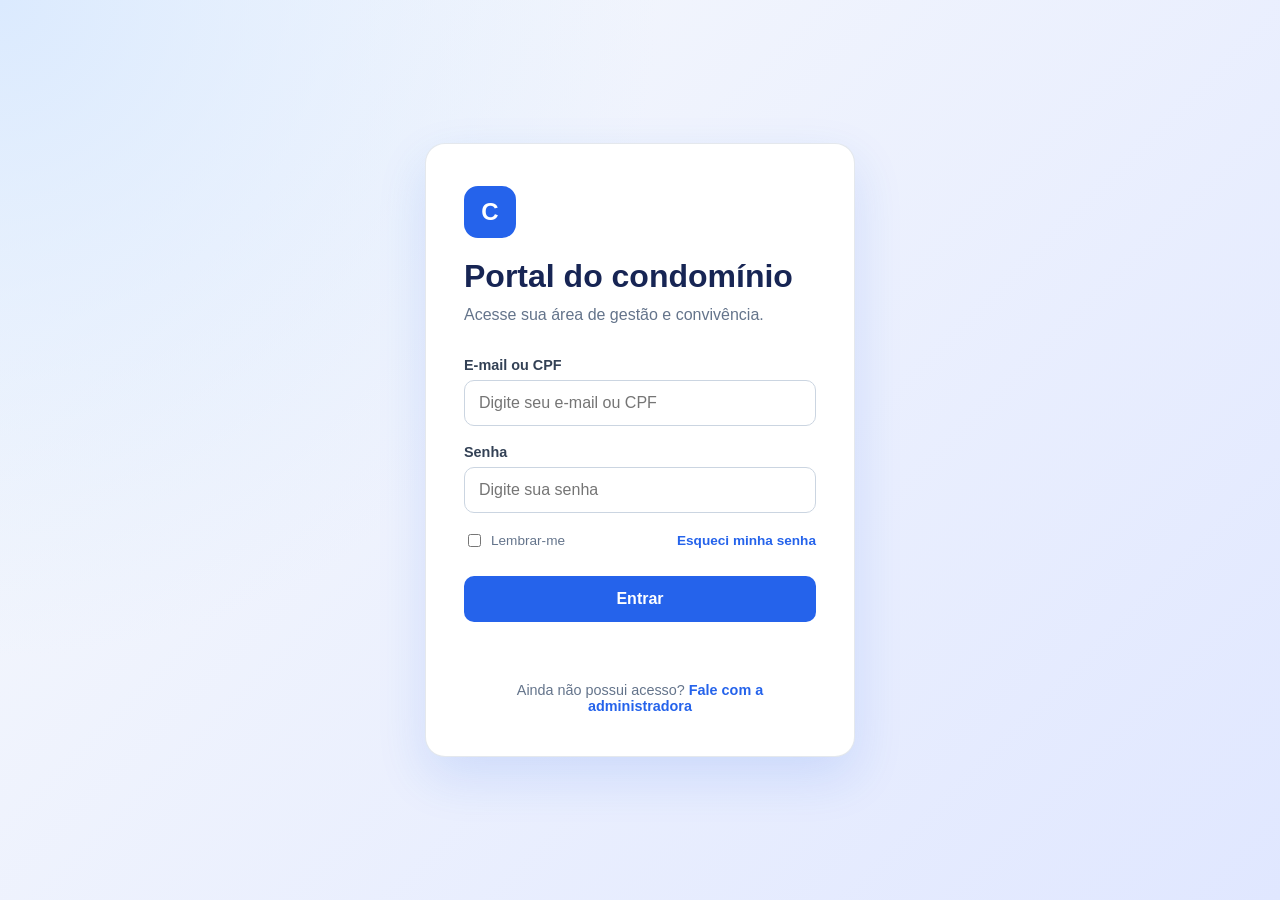
<file: index.html>
<!DOCTYPE html>
<html lang="pt-BR">
<head>
  <meta charset="UTF-8">
  <meta name="viewport" content="width=device-width, initial-scale=1.0">
  <title>Login | Portal do condomínio</title>
  <link rel="stylesheet" href="static/style.css">
</head>
<body>
  <main class="card">
    <div class="brand" aria-hidden="true">C</div>
    <h1>Portal do condomínio</h1>
    <p class="subtitle">Acesse sua área de gestão e convivência.</p>
    <form id="login-form">
      <label class="field">
        <span>E-mail ou CPF</span>
        <input type="text" name="username" placeholder="Digite seu e-mail ou CPF" autocomplete="username" required>
      </label>
      <label class="field">
        <span>Senha</span>
        <input type="password" name="password" placeholder="Digite sua senha" autocomplete="current-password" required>
      </label>
      <div class="options">
        <label class="remember"><input type="checkbox" name="remember"> Lembrar-me</label>
        <a href="#recuperar">Esqueci minha senha</a>
      </div>
      <button class="button" type="submit">Entrar</button>
      <p class="status" id="status" role="status" aria-live="polite"></p>
    </form>
    <p class="signup">Ainda não possui acesso? <a href="#cadastro">Fale com a administradora</a></p>
  </main>
  <script src="static/script.js"></script>
</body>
</html>
</file>
<file: static/style.css>
* { box-sizing: border-box; }
body {
  margin: 0;
  min-height: 100vh;
  display: flex;
  align-items: center;
  justify-content: center;
  padding: 24px;
  font-family: "Trebuchet MS", sans-serif;
  color: #172033;
  background: radial-gradient(circle at top left, #dbeafe, transparent 42%), linear-gradient(135deg, #f8fafc, #e0e7ff);
}
.card {
  width: min(100%, 430px);
  padding: 42px 38px;
  background: #fff;
  border: 1px solid rgba(148, 163, 184, .25);
  border-radius: 20px;
  box-shadow: 0 20px 50px rgba(37, 99, 235, .14);
}
.brand {
  display: inline-grid;
  width: 52px;
  height: 52px;
  margin-bottom: 20px;
  place-items: center;
  color: #fff;
  background: #2563eb;
  border-radius: 14px;
  font-size: 1.5rem;
  font-weight: bold;
}
h1 { margin: 0 0 8px; font-size: 2rem; color: #172554; }
.subtitle { margin: 0 0 30px; line-height: 1.5; color: #64748b; }
.field { display: block; margin-bottom: 18px; text-align: left; }
.field span { display: block; margin-bottom: 7px; font-size: .9rem; font-weight: bold; color: #334155; }
input[type="text"], input[type="password"] {
  width: 100%;
  padding: 13px 14px;
  border: 1px solid #cbd5e1;
  border-radius: 10px;
  color: #172033;
  font: inherit;
  outline: none;
  transition: border-color .2s, box-shadow .2s;
}
input:focus { border-color: #2563eb; box-shadow: 0 0 0 3px rgba(37, 99, 235, .15); }
.options { display: flex; align-items: center; justify-content: space-between; gap: 12px; margin: 2px 0 26px; font-size: .85rem; }
.remember { display: flex; align-items: center; gap: 7px; color: #64748b; }
.remember input { accent-color: #2563eb; }
a { color: #2563eb; font-weight: bold; text-decoration: none; }
a:hover { text-decoration: underline; }
.button {
  width: 100%;
  padding: 14px 28px;
  color: #fff;
  background: #2563eb;
  border: 0;
  border-radius: 10px;
  cursor: pointer;
  font: inherit;
  font-weight: bold;
  transition: background .2s, transform .2s;
}
.button:hover { background: #1d4ed8; transform: translateY(-2px); }
.status { min-height: 20px; margin: 16px 0 0; text-align: center; font-size: .85rem; color: #2563eb; }
.status.error { color: #dc2626; }
.signup { margin: 24px 0 0; text-align: center; font-size: .9rem; color: #64748b; }
@media (max-width: 480px) { .card { padding: 34px 24px; } }
</file>
<file: static/dashboard.css>
@import url('https://fonts.googleapis.com/css2?family=DM+Sans:wght@400;500;700&family=Space+Grotesk:wght@500;700&display=swap');

:root { --ink: #172033; --muted: #6b7280; --line: #e5e7eb; --blue: #2563eb; }
* { box-sizing: border-box; }
body { margin: 0; min-height: 100vh; color: var(--ink); background: #f7f8fb; font-family: "DM Sans", sans-serif; }
.topbar { display: flex; align-items: center; justify-content: space-between; padding: 22px max(24px, calc((100% - 1120px) / 2)); background: #fff; border-bottom: 1px solid var(--line); }
.brand { display: flex; align-items: center; gap: 11px; color: var(--ink); font-family: "Space Grotesk", sans-serif; font-weight: 700; text-decoration: none; }
.brand span { display: grid; width: 34px; height: 34px; place-items: center; color: #fff; background: var(--blue); border-radius: 9px; }
.logout { padding: 9px 18px; color: var(--blue); background: transparent; border: 1px solid #bfdbfe; border-radius: 8px; cursor: pointer; font: inherit; font-weight: 700; }
.dashboard { width: min(100% - 48px, 1120px); margin: 0 auto; padding: 54px 0 70px; }
.welcome .eyebrow { margin: 0 0 10px; color: var(--blue); font-size: .78rem; font-weight: 700; letter-spacing: .08em; text-transform: uppercase; }
h1, h2 { font-family: "Space Grotesk", sans-serif; } h1 { margin: 0; font-size: clamp(2rem, 4vw, 3rem); } .welcome > p:last-child { margin: 12px 0 38px; color: var(--muted); }
.summary, .content-grid { display: grid; gap: 18px; } .summary { grid-template-columns: repeat(3, 1fr); }
.summary-card, .panel { background: #fff; border: 1px solid var(--line); border-radius: 10px; }
.summary-card { position: relative; padding: 24px; overflow: hidden; } .summary-card::before { content: ""; position: absolute; inset: 0 auto 0 0; width: 4px; background: var(--accent); }
.summary-card span, .summary-card small { display: block; color: var(--muted); } .summary-card strong { display: block; margin: 15px 0 4px; font: 700 2rem "Space Grotesk", sans-serif; } .accent-blue { --accent: #2563eb; } .accent-yellow { --accent: #eab308; } .accent-green { --accent: #16a34a; }
.content-grid { grid-template-columns: 1.45fr 1fr; margin-top: 18px; } .panel { padding: 25px; } .panel-heading { display: flex; justify-content: space-between; align-items: center; } h2 { margin: 0 0 22px; font-size: 1.1rem; } .panel-heading h2 { margin: 0; } .panel a { color: var(--blue); font-size: .84rem; font-weight: 700; text-decoration: none; }
.notice { display: flex; gap: 13px; padding: 17px 0; border-top: 1px solid var(--line); } .notice-dot { flex: 0 0 9px; width: 9px; height: 9px; margin-top: 5px; background: var(--blue); border-radius: 50%; } .notice strong { font-size: .94rem; } .notice p, time { display: block; margin: 6px 0 0; color: var(--muted); font-size: .86rem; line-height: 1.45; } time { margin-top: 8px; font-size: .75rem; }
.quick-panel a { display: flex; justify-content: space-between; padding: 15px 0; border-top: 1px solid var(--line); color: var(--ink); } .quick-panel a span { color: var(--blue); font-size: 1.2rem; }
@media (max-width: 700px) { .dashboard { width: min(100% - 32px, 1120px); padding-top: 38px; } .summary, .content-grid { grid-template-columns: 1fr; } .brand { font-size: .9rem; } }
</file>
